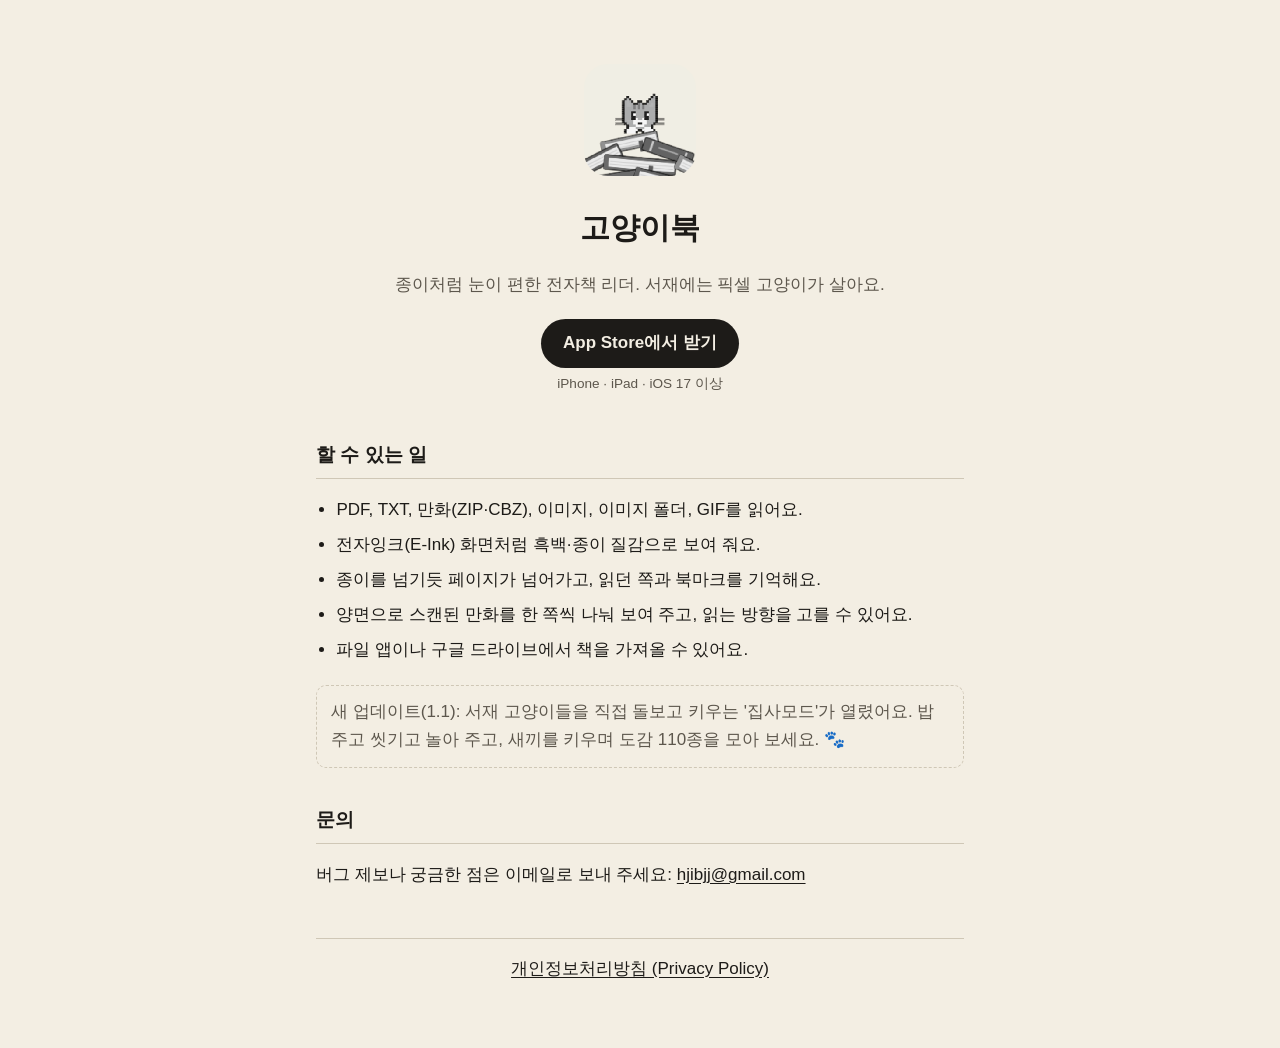
<file: index.html>
<!doctype html>
<html lang="ko">
<head>
<meta charset="utf-8">
<meta name="viewport" content="width=device-width, initial-scale=1">
<title>고양이북</title>
<meta name="description" content="고양이북: 눈이 편한 전자잉크 느낌의 아이폰·아이패드 전자책 리더">
<link rel="icon" href="icon.png">
<link rel="stylesheet" href="style.css">
</head>
<body>
<main>
  <header class="hero">
    <img src="icon.png" alt="고양이북 앱 아이콘" width="112" height="112">
    <h1>고양이북</h1>
    <p class="lead">종이처럼 눈이 편한 전자책 리더. 서재에는 픽셀 고양이가 살아요.</p>
    <p class="store"><a class="store-button" href="https://apps.apple.com/kr/app/id6825828720">App Store에서 받기</a></p>
    <p class="meta">iPhone · iPad · iOS 17 이상</p>
  </header>

  <section>
    <h2>할 수 있는 일</h2>
    <ul>
      <li>PDF, TXT, 만화(ZIP·CBZ), 이미지, 이미지 폴더, GIF를 읽어요.</li>
      <li>전자잉크(E-Ink) 화면처럼 흑백·종이 질감으로 보여 줘요.</li>
      <li>종이를 넘기듯 페이지가 넘어가고, 읽던 쪽과 북마크를 기억해요.</li>
      <li>양면으로 스캔된 만화를 한 쪽씩 나눠 보여 주고, 읽는 방향을 고를 수 있어요.</li>
      <li>파일 앱이나 구글 드라이브에서 책을 가져올 수 있어요.</li>
    </ul>
    <p class="teaser">새 업데이트(1.1): 서재 고양이들을 직접 돌보고 키우는 '집사모드'가 열렸어요. 밥 주고 씻기고 놀아 주고, 새끼를 키우며 도감 110종을 모아 보세요. 🐾</p>
  </section>

  <section>
    <h2>문의</h2>
    <p>버그 제보나 궁금한 점은 이메일로 보내 주세요: <a href="mailto:hjibjj@gmail.com">hjibjj@gmail.com</a></p>
  </section>

  <footer>
    <a href="privacy.html">개인정보처리방침 (Privacy Policy)</a>
  </footer>
</main>
</body>
</html>
</file>
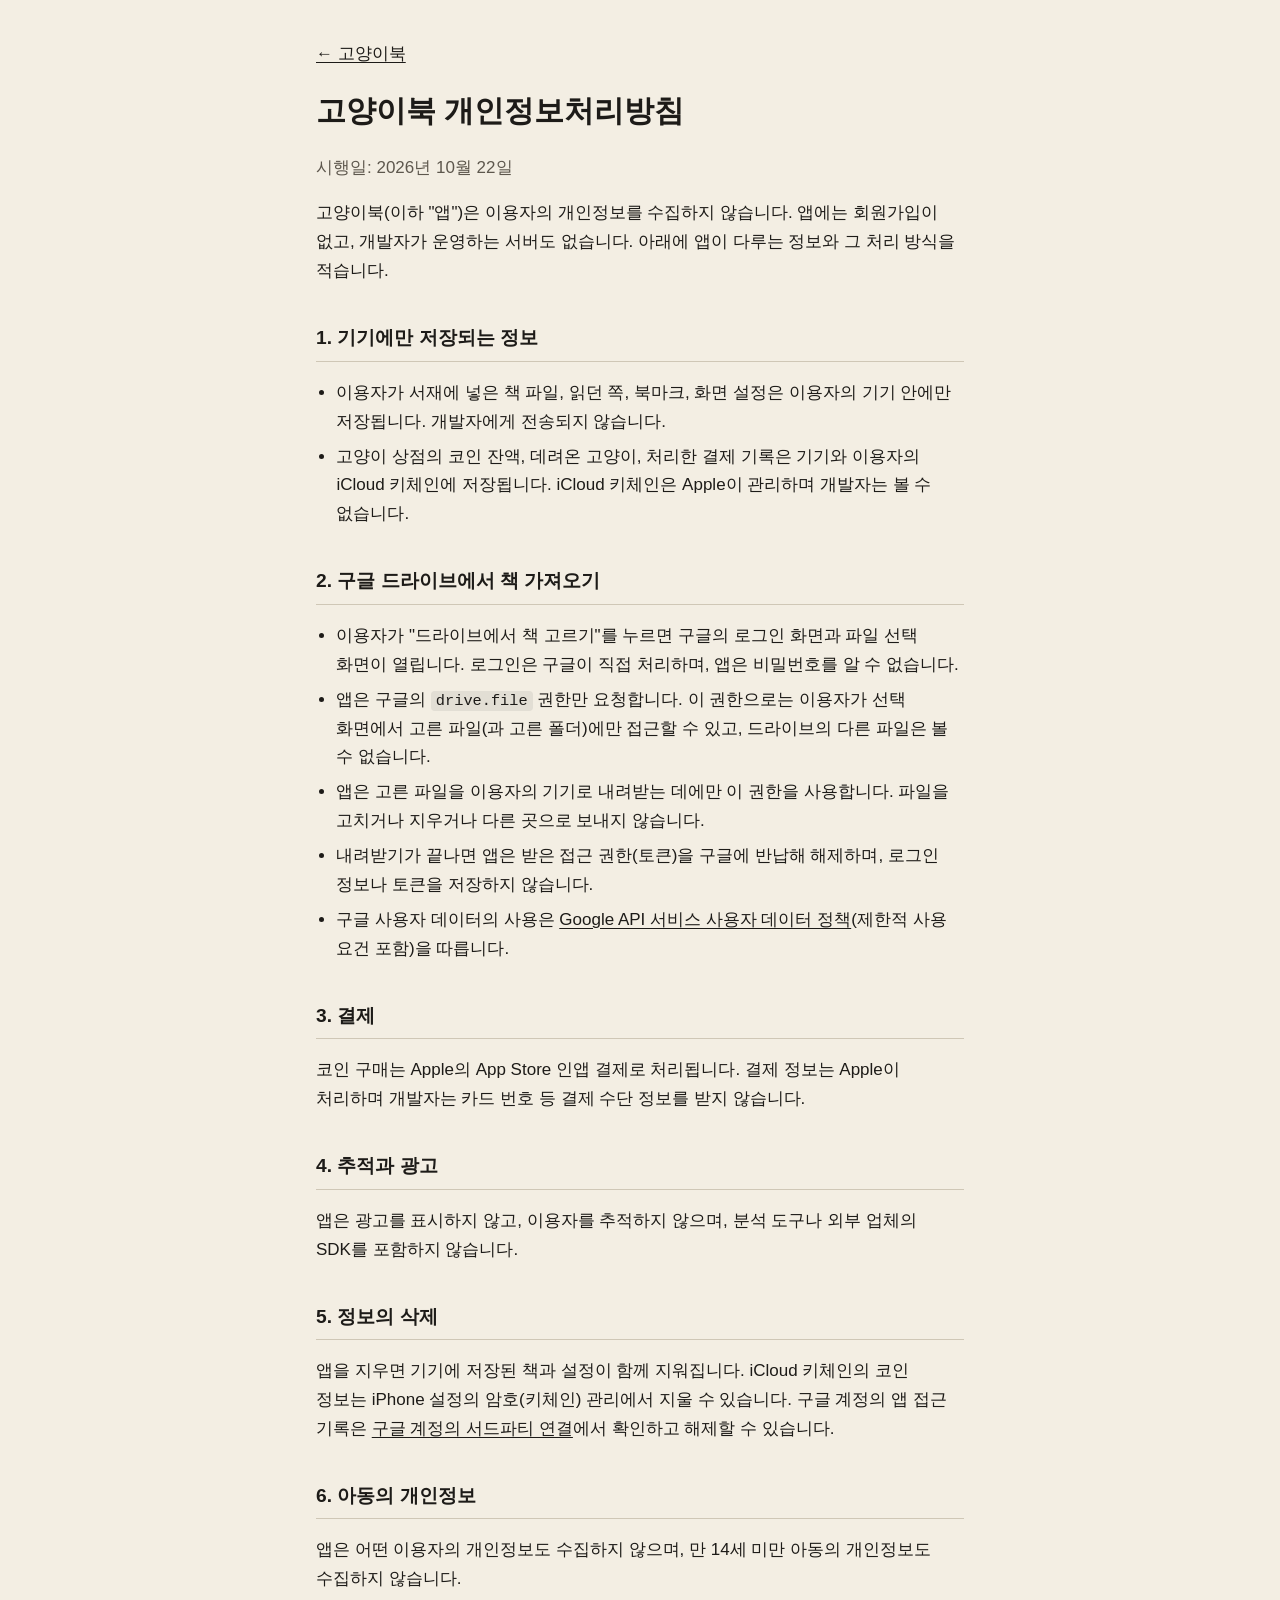
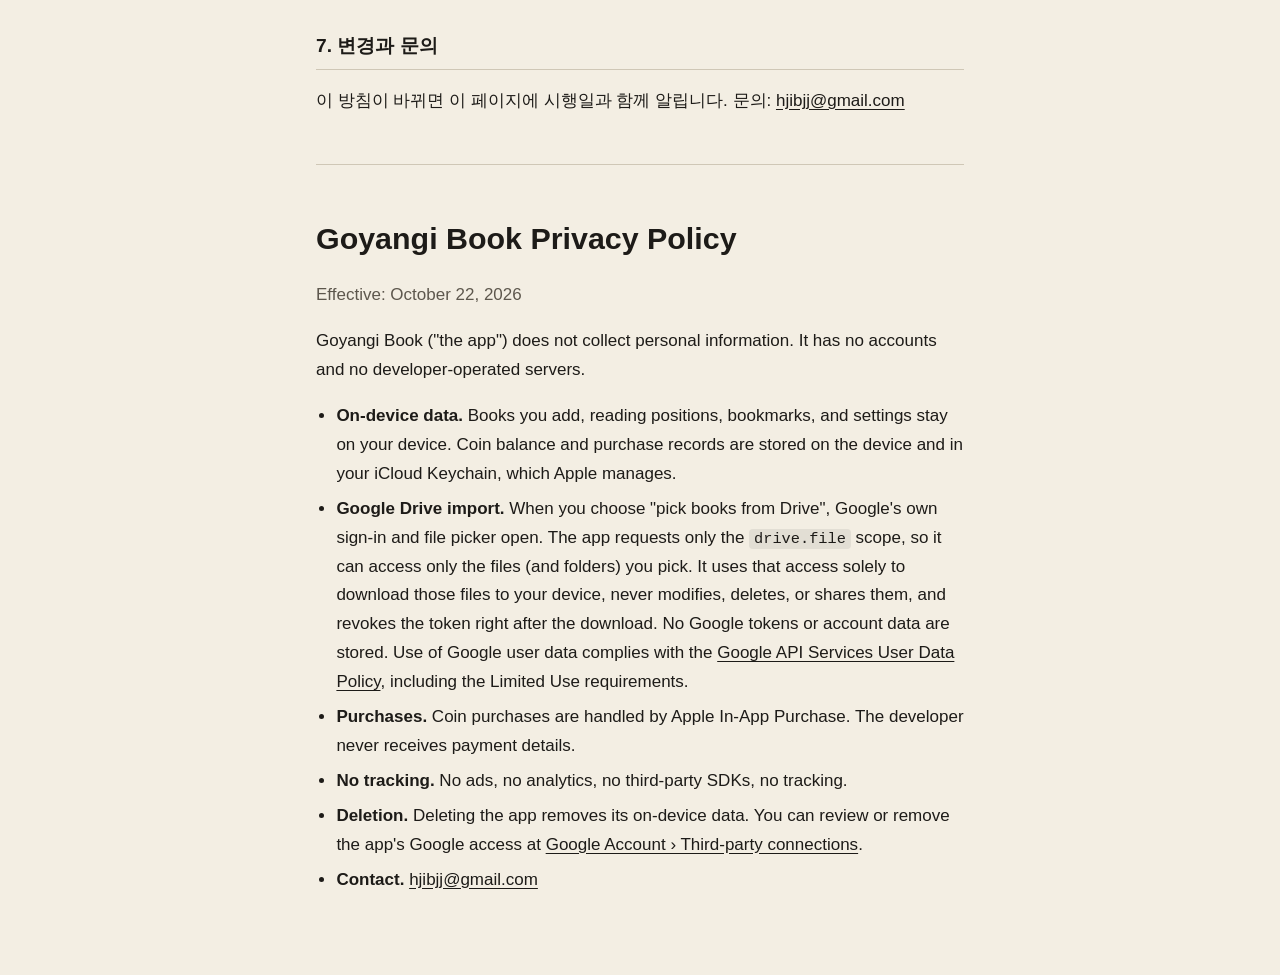
<file: privacy.html>
<!doctype html>
<html lang="ko">
<head>
<meta charset="utf-8">
<meta name="viewport" content="width=device-width, initial-scale=1">
<title>고양이북 개인정보처리방침</title>
<link rel="icon" href="icon.png">
<link rel="stylesheet" href="style.css">
</head>
<body>
<main>
  <p class="back"><a href="index.html">← 고양이북</a></p>
  <h1>고양이북 개인정보처리방침</h1>
  <p class="meta">시행일: 2026년 10월 22일</p>

  <p>고양이북(이하 "앱")은 이용자의 개인정보를 수집하지 않습니다. 앱에는 회원가입이 없고, 개발자가 운영하는 서버도 없습니다. 아래에 앱이 다루는 정보와 그 처리 방식을 적습니다.</p>

  <h2>1. 기기에만 저장되는 정보</h2>
  <ul>
    <li>이용자가 서재에 넣은 책 파일, 읽던 쪽, 북마크, 화면 설정은 이용자의 기기 안에만 저장됩니다. 개발자에게 전송되지 않습니다.</li>
    <li>고양이 상점의 코인 잔액, 데려온 고양이, 처리한 결제 기록은 기기와 이용자의 iCloud 키체인에 저장됩니다. iCloud 키체인은 Apple이 관리하며 개발자는 볼 수 없습니다.</li>
  </ul>

  <h2>2. 구글 드라이브에서 책 가져오기</h2>
  <ul>
    <li>이용자가 "드라이브에서 책 고르기"를 누르면 구글의 로그인 화면과 파일 선택 화면이 열립니다. 로그인은 구글이 직접 처리하며, 앱은 비밀번호를 알 수 없습니다.</li>
    <li>앱은 구글의 <code>drive.file</code> 권한만 요청합니다. 이 권한으로는 이용자가 선택 화면에서 고른 파일(과 고른 폴더)에만 접근할 수 있고, 드라이브의 다른 파일은 볼 수 없습니다.</li>
    <li>앱은 고른 파일을 이용자의 기기로 내려받는 데에만 이 권한을 사용합니다. 파일을 고치거나 지우거나 다른 곳으로 보내지 않습니다.</li>
    <li>내려받기가 끝나면 앱은 받은 접근 권한(토큰)을 구글에 반납해 해제하며, 로그인 정보나 토큰을 저장하지 않습니다.</li>
    <li>구글 사용자 데이터의 사용은 <a href="https://developers.google.com/terms/api-services-user-data-policy">Google API 서비스 사용자 데이터 정책</a>(제한적 사용 요건 포함)을 따릅니다.</li>
  </ul>

  <h2>3. 결제</h2>
  <p>코인 구매는 Apple의 App Store 인앱 결제로 처리됩니다. 결제 정보는 Apple이 처리하며 개발자는 카드 번호 등 결제 수단 정보를 받지 않습니다.</p>

  <h2>4. 추적과 광고</h2>
  <p>앱은 광고를 표시하지 않고, 이용자를 추적하지 않으며, 분석 도구나 외부 업체의 SDK를 포함하지 않습니다.</p>

  <h2>5. 정보의 삭제</h2>
  <p>앱을 지우면 기기에 저장된 책과 설정이 함께 지워집니다. iCloud 키체인의 코인 정보는 iPhone 설정의 암호(키체인) 관리에서 지울 수 있습니다. 구글 계정의 앱 접근 기록은 <a href="https://myaccount.google.com/connections">구글 계정의 서드파티 연결</a>에서 확인하고 해제할 수 있습니다.</p>

  <h2>6. 아동의 개인정보</h2>
  <p>앱은 어떤 이용자의 개인정보도 수집하지 않으며, 만 14세 미만 아동의 개인정보도 수집하지 않습니다.</p>

  <h2>7. 변경과 문의</h2>
  <p>이 방침이 바뀌면 이 페이지에 시행일과 함께 알립니다. 문의: <a href="mailto:hjibjj@gmail.com">hjibjj@gmail.com</a></p>

  <hr>

  <h1 lang="en">Goyangi Book Privacy Policy</h1>
  <div lang="en">
    <p class="meta">Effective: October 22, 2026</p>
    <p>Goyangi Book ("the app") does not collect personal information. It has no accounts and no developer-operated servers.</p>
    <ul>
      <li><strong>On-device data.</strong> Books you add, reading positions, bookmarks, and settings stay on your device. Coin balance and purchase records are stored on the device and in your iCloud Keychain, which Apple manages.</li>
      <li><strong>Google Drive import.</strong> When you choose "pick books from Drive", Google's own sign-in and file picker open. The app requests only the <code>drive.file</code> scope, so it can access only the files (and folders) you pick. It uses that access solely to download those files to your device, never modifies, deletes, or shares them, and revokes the token right after the download. No Google tokens or account data are stored. Use of Google user data complies with the <a href="https://developers.google.com/terms/api-services-user-data-policy">Google API Services User Data Policy</a>, including the Limited Use requirements.</li>
      <li><strong>Purchases.</strong> Coin purchases are handled by Apple In-App Purchase. The developer never receives payment details.</li>
      <li><strong>No tracking.</strong> No ads, no analytics, no third-party SDKs, no tracking.</li>
      <li><strong>Deletion.</strong> Deleting the app removes its on-device data. You can review or remove the app's Google access at <a href="https://myaccount.google.com/connections">Google Account &rsaquo; Third-party connections</a>.</li>
      <li><strong>Contact.</strong> <a href="mailto:hjibjj@gmail.com">hjibjj@gmail.com</a></li>
    </ul>
  </div>
</main>
</body>
</html>
</file>
<file: style.css>
:root {
  --paper: #f3eee3;
  --ink: #1d1b18;
  --muted: #5d574d;
  --line: #cfc7b6;
  --link: #1d1b18;
}
@media (prefers-color-scheme: dark) {
  :root {
    --paper: #1b1a17;
    --ink: #ece6d9;
    --muted: #a59e90;
    --line: #3a372f;
    --link: #ece6d9;
  }
}
* { box-sizing: border-box; }
body {
  margin: 0;
  background: var(--paper);
  color: var(--ink);
  font: 17px/1.7 -apple-system, BlinkMacSystemFont, "Apple SD Gothic Neo", "Noto Sans KR", sans-serif;
  word-break: keep-all;
}
main { max-width: 680px; margin: 0 auto; padding: 40px 16px 64px; }
.hero { text-align: center; padding: 24px 0 8px; }
.hero img { border-radius: 24px; image-rendering: pixelated; }
h1 { font-size: 1.9rem; margin: 16px 0 8px; }
h2 { font-size: 1.2rem; margin-top: 36px; border-bottom: 1px solid var(--line); padding-bottom: 6px; }
.lead, .meta { color: var(--muted); }
ul { padding-left: 1.2em; }
li { margin: 6px 0; }
a { color: var(--link); text-underline-offset: 3px; }
code { font-size: 0.9em; background: rgba(127, 127, 127, 0.15); padding: 1px 5px; border-radius: 4px; }
hr { border: 0; border-top: 1px solid var(--line); margin: 48px 0; }
footer { margin-top: 48px; padding-top: 16px; border-top: 1px solid var(--line); text-align: center; }
.back { margin: 0; }
.store { margin: 20px 0 4px; }
.store-button {
  display: inline-block;
  background: var(--ink);
  color: var(--paper);
  text-decoration: none;
  font-weight: 700;
  padding: 10px 22px;
  border-radius: 999px;
}
.store-button:hover { opacity: 0.85; }
.hero .meta { font-size: 0.85rem; margin: 0; }
.teaser {
  margin-top: 20px;
  padding: 12px 14px;
  border: 1px dashed var(--line);
  border-radius: 10px;
  color: var(--muted);
}
</file>
